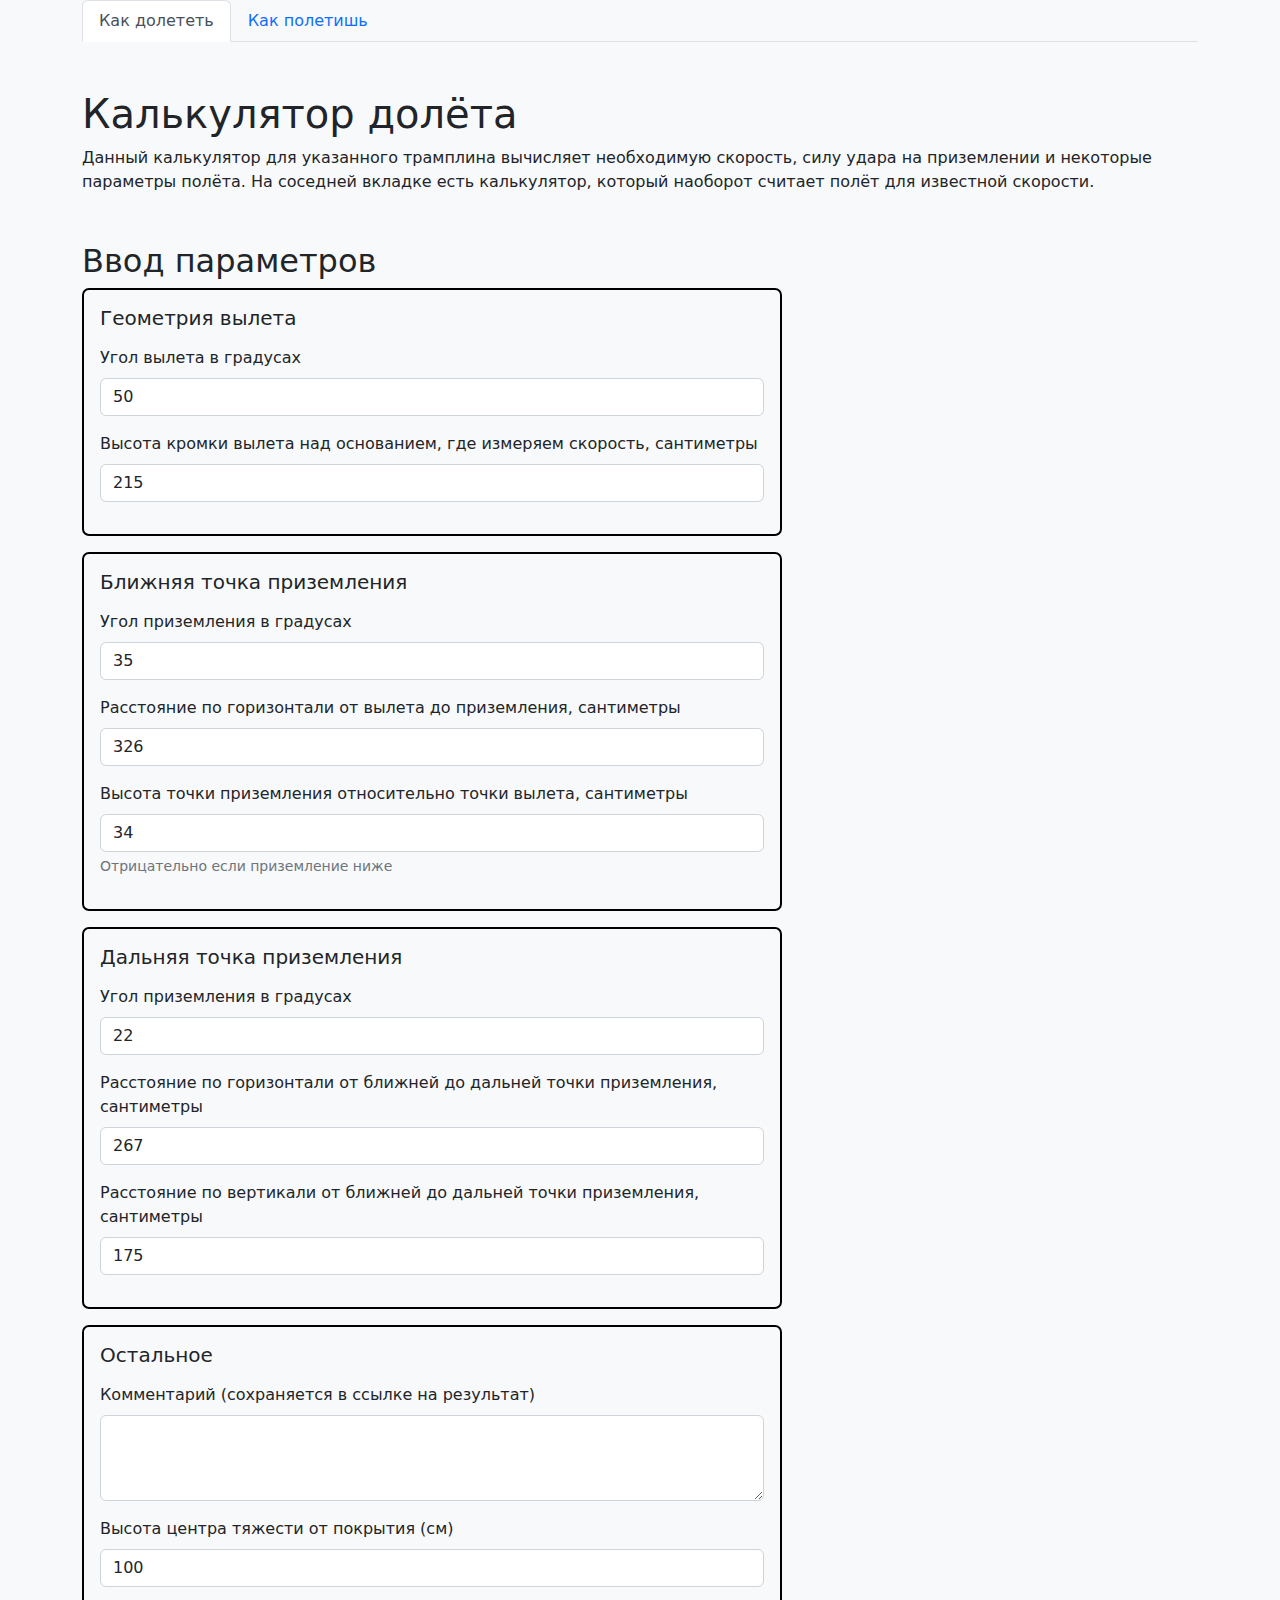
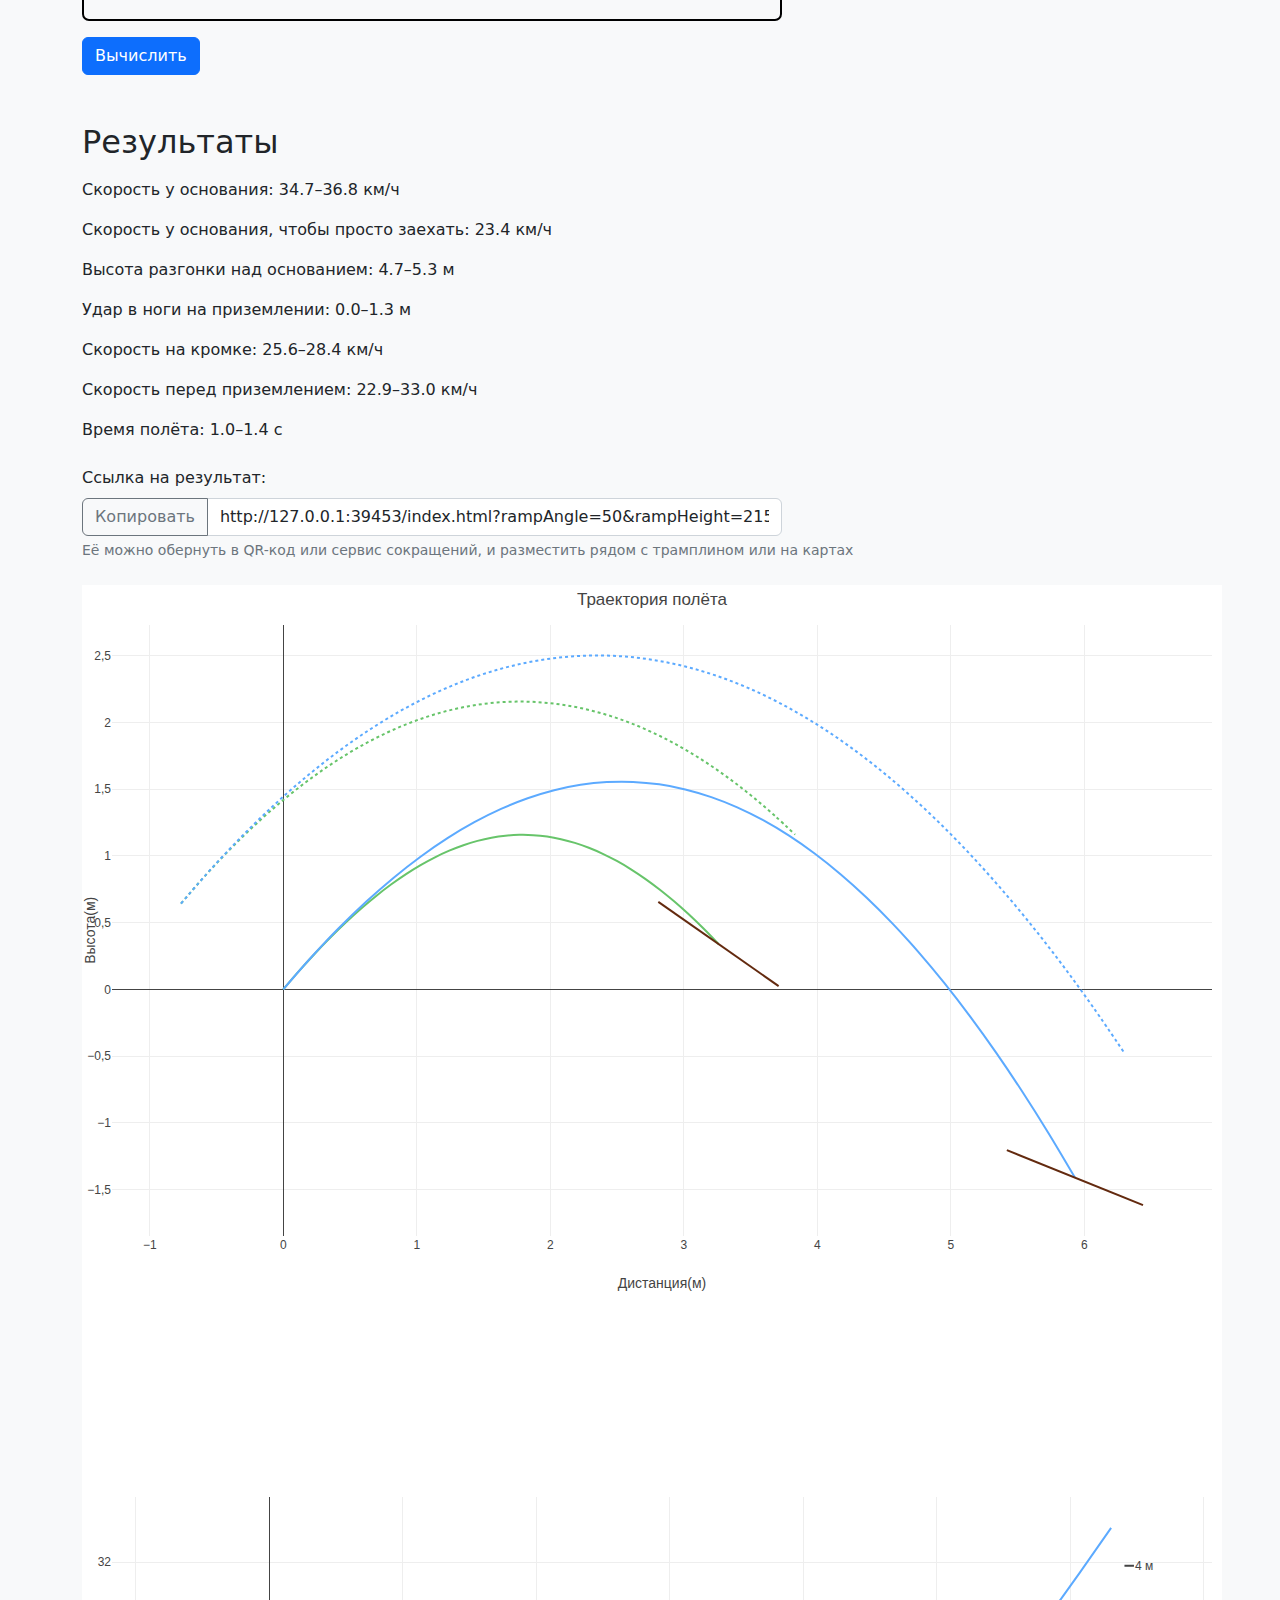
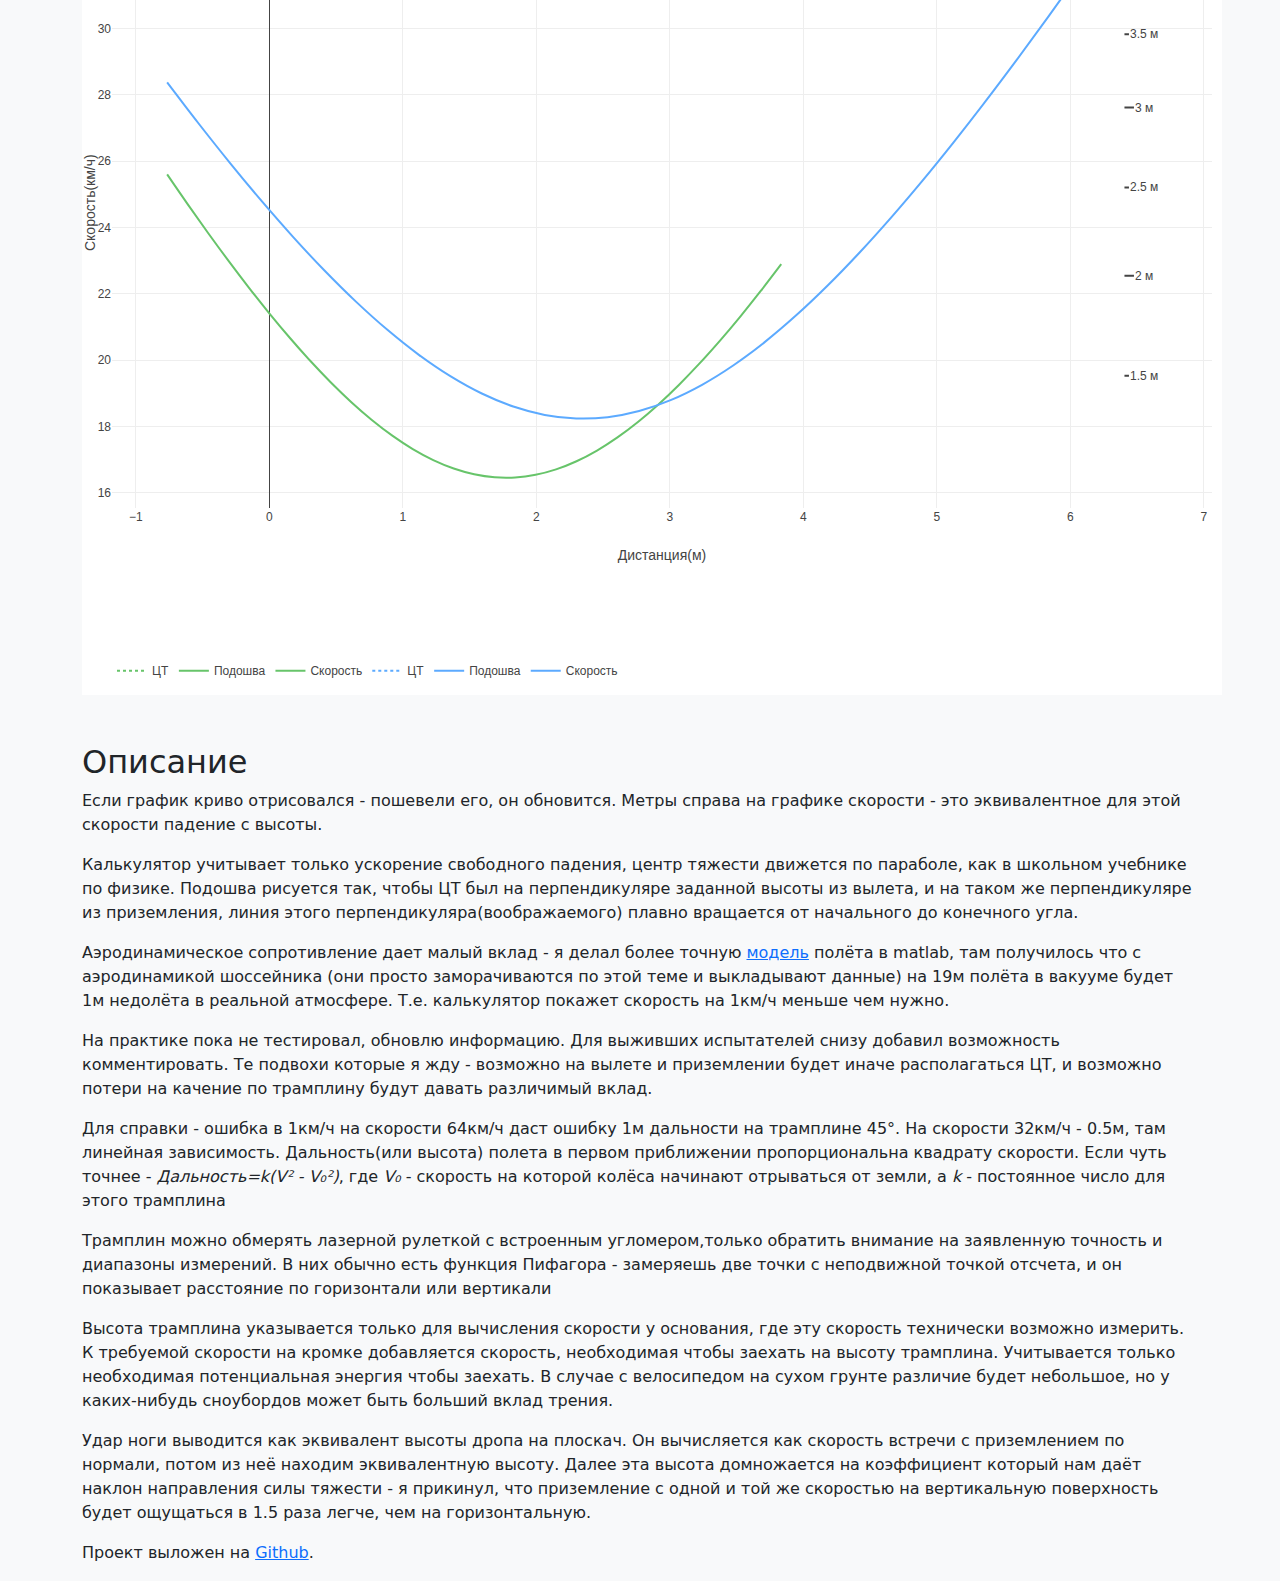
<file: index.html>
<!doctype html>
<html lang="ru">
<head>
    <meta charset="utf-8">
    <meta name="viewport" content="width=device-width, initial-scale=1">
    <title>Калькулятор трамплина</title>
    <link href="css/bootstrap.min.css" rel="stylesheet">
    <link href="css/style.css" rel="stylesheet">
    <script type="text/javascript" src="js/plotly-2.17.0.min.js"></script>
    <script type="text/javascript" src="js/plotly-locale-ru-latest.js"></script>
    <script type="text/javascript" src="js/calculation-functions.js"></script>
    <script type="text/javascript" src="js/interface-functions.js"></script>
    <script type="text/javascript">
        window.addEventListener("orientationchange", function() {
            setTimeout(calculate, 100);
        }, false);

        function firstLoad() {
            processURL();
            calculate();
        }

        function calculate() {
            let rampAngle       = toRadians(input('rampAngle'));
            let rampHeight      = input('rampHeight')/100;
            let landingAngle    = toRadians(input('landingAngle'));
            let landingDistance = input('landingDistance')/100;
            let landingLevel    = input('landingLevel')/100;
            let centerHeight    = input('centerHeight')/100;

            // центр тяжести пролетает чуть больший путь, траекторию ищем для него
            let x = landingDistance + Math.sin(rampAngle)*centerHeight + Math.sin(landingAngle)*centerHeight;
            let y = landingLevel    - Math.cos(rampAngle)*centerHeight + Math.cos(landingAngle)*centerHeight;

            let t = getTime(x,y,rampAngle);
            // Потом из времени скорость
            let V = (x/t)/Math.cos(rampAngle);          // требуемую горизонтальную скорость делим на cos, получаем скорость на кромке

            let footV = addHeight(V,rampHeight);
            let finalSpeed = Math.sqrt( (V*Math.cos(rampAngle))**2 + (V*Math.sin(rampAngle)-G*t)**2 );
            let hit = getHit(V,t,rampAngle,landingAngle);

            // ------------ далее вторая траектория

            let landingAngle2    = toRadians(input('landingAngle2'));
            let landingDistance2 = input('landingDistance2')/100;
            let landingLevel2    = input('landingLevel2')/100;

            // центр тяжести пролетает чуть больший путь, траекторию ищем для него
            let x2 = landingDistance + landingDistance2 + Math.sin(rampAngle)*centerHeight + Math.sin(landingAngle2)*centerHeight;
            let y2 = landingLevel - landingLevel2    - Math.cos(rampAngle)*centerHeight + Math.cos(landingAngle2)*centerHeight;

            let t2 = getTime(x2,y2,rampAngle);
            let V2 = (x2/t2)/Math.cos(rampAngle);          // требуемую горизонтальную скорость делим на cos, получаем скорость на кромке
            let footV2 = addHeight(V2,rampHeight);
            let finalSpeed2 = Math.sqrt( (V2*Math.cos(rampAngle))**2 + (V2*Math.sin(rampAngle)-G*t2)**2 );
            let hit2 = getHit(V2,t2,rampAngle,landingAngle2);

            outputRange('result_base_speed', toKMH(footV), toKMH(footV2), "км/ч");
            outputRange('result_acceleration_ramp_height', speedToHeight(footV), speedToHeight(footV2), "м");
            outputRange('result_speed',  toKMH(V), toKMH(V2), "км/ч");
            output('result_minimal_speed', toKMH(addHeight(0,rampHeight)), "км/ч");
            outputRange('result_hit', hit, hit2, "м");
            outputRange('result_time',  t, t2, "с");
            outputRange('result_final_speed', toKMH(finalSpeed), toKMH(finalSpeed2), "км/ч");

            document.getElementById("link").value = generateLink();

            drawCharts(rampAngle,landingAngle,centerHeight,x,V,V2, x2,landingAngle2);
        }

        function getTime(x,y,rampAngle) {
            let h = x * Math.tan(rampAngle) - y;        // Высота от точки приземления, до точки где мы оказались бы без гравитации
            return Math.sqrt(2*h/G);                    // Время падения с этой высоты, оно же общее время полёта
        }

        function getHit(speed, time, rampAngle, landingAngle) {
            let horizontalSpeed = speed*Math.cos(rampAngle);
            let finalVerticalSpeed = speed*Math.sin(rampAngle) - G*time;
            let finalAngle = Math.atan( finalVerticalSpeed / horizontalSpeed );         //угол полёта в конце
            let finalSpeed = Math.sqrt(horizontalSpeed**2 + finalVerticalSpeed**2);
            let hitSpeed = finalSpeed * Math.sin( -finalAngle - landingAngle);          // скорость по нормали к приземлению
            return (hitSpeed**2/(2*G)) * (2/(3 - Math.cos(landingAngle)))               // вычисляем высоту падения, и корректируем с учетом угла силы тяжести
        }

        // Возвращает траекторию для центра массы с скоростями и временем
        function Trajectory(speed, distance, rampAngle, centerHeight) {
            this.xs = [];
            this.ys = [];
            this.times = [];
            this.speeds = [];
            const steps = 30;

            let x0 = -Math.sin(rampAngle)*centerHeight;
            let y0 = Math.cos(rampAngle)*centerHeight;
            let horizontalSpeed = speed * Math.cos(rampAngle);
            let verticalSpeed0 = speed * Math.sin(rampAngle);

            for(let i = 0; i <= steps; i++){
                let tmpX = (i/steps)*distance;
                this.xs.push( x0 + tmpX);

                let time = tmpX/horizontalSpeed;
                this.times.push(time);

                let yWithoutGravity = y0 + Math.tan(rampAngle)*tmpX;
                this.ys.push( yWithoutGravity - (G/2)*(time**2) );

                let verticalSpeed = verticalSpeed0 - G*(tmpX/horizontalSpeed);
                this.speeds.push( vectorLength(verticalSpeed, horizontalSpeed) );
            }
        }

        function TrajectoryFoot(trajectory, rampAngle, landingAngle, centerHeight) {
            this.xs = [];
            this.ys = [];
            this.times = trajectory.times;
            this.speeds = trajectory.speeds;

            let count = trajectory.xs.length;
            for (let i=0; i<count; i++){
                let currentAngle = rampAngle + (i/(count-1))*(-landingAngle - rampAngle);
                this.xs.push(trajectory.xs[i] + Math.sin(currentAngle)*centerHeight );
                this.ys.push(trajectory.ys[i] - Math.cos(currentAngle)*centerHeight);
            }
        }

        function drawCharts(rampAngle,landingAngle,centerHeight,CMDistance,V,V2, CMDistance2,landingAngle2){
            let tr = new Trajectory(V, CMDistance, rampAngle, centerHeight);
            let trFoot = new TrajectoryFoot(tr, rampAngle, landingAngle, centerHeight)


            let lines = [];

            let colorMin = 'rgb(103, 196, 106)';
            lines.push( lineCenterGravity(tr, colorMin) );
            lines.push( lineFoot(trFoot, colorMin) );
            lines.push( landingLine(trFoot.xs.at(-1), trFoot.ys.at(-1), landingAngle) );
            lines.push( lineSpeed(tr, colorMin) )

            let tr2 = new Trajectory(V2, CMDistance2, rampAngle, centerHeight);
            let trFoot2 = new TrajectoryFoot(tr2, rampAngle, landingAngle2, centerHeight)

            let colorMax = 'rgb(92, 170, 255)';
            lines.push( lineCenterGravity(tr2,colorMax) );
            lines.push( lineFoot(trFoot2, colorMax) );
            lines.push( landingLine(trFoot2.xs.at(-1), trFoot2.ys.at(-1), landingAngle2) );
            lines.push( lineSpeed(tr2, colorMax) )

            let minV = Math.min.apply(null, tr.speeds);
            let maxV = Math.max.apply(null, tr2.speeds);
            let xMax = Math.max.apply(null, tr2.xs);
            let annotations = getAnnotations(minV, maxV, xMax);

            let width   = document.getElementById('mainContainer').scrollWidth;
            let layout  = getLayout(width, annotations);

            let config = {
                scrollZoom: true,
                locale: 'ru',
                displaylogo: false,
                responsive: true,
            }

            Plotly.newPlot("chart", lines, layout ,config);
        }

        function lineSpeed(trajectory,color) {
            return {
                x: trajectory.xs,
                y: trajectory.speeds.map(toKMH),
                mode: 'lines',
                name: 'Скорость',
                line: {
                    shape: 'spline',
                    dash: 'lines',
                    color: color,
                    width: 2,
                },
                yaxis: 'y2',
                xaxis: 'x2',
                hovertemplate:  "<b>Скорость</b><br>" +
                                "Скорость: %{y:.2f} км/ч<br>" +
                                "Дальность: %{x:.2f} м<br>" +
                                "Время: %{text} с<extra></extra>",
                text: trajectory.times.map((num) => round(num,2)),
            };
        }

        function lineCenterGravity(trajectory, color) {
            return {
                x: trajectory.xs,
                y: trajectory.ys,
                mode: 'lines',
                name: 'ЦТ',
                line: {
                    shape: 'spline',
                    dash: 'dot',
                    color: color,
                    width: 2,
                },
                hovertemplate:  "<b>ЦТ</b><br>" +
                                "Дальность: %{x:.2f} м<br>" +
                                "Высота: %{y:.2f} м<br>" +
                                "Время: %{text} с<extra></extra>",
                text: trajectory.times.map((num) => round(num,2)),
            };
        }

        function lineFoot(trajectory, color) {
            return {
                x: trajectory.xs,
                y: trajectory.ys,
                name: 'Подошва',
                mode: 'lines',
                line: {
                    shape: 'spline',
                    color: color,
                },
                hovertemplate:  "<b>Подошва</b><br>" +
                                "Дальность: %{x:.2f} м<br>" +
                                "Высота: %{y:.2f} м<br>" +
                                "Время: %{text} с<extra></extra>",
                text: trajectory.times.map((num) => round(num,2)),
            };
        }

        function landingLine(x, y, angle) {
            let len = 0.55;
            return {
                x: [x - Math.cos(angle)*len,  x,  x + Math.cos(angle)*len],
                y: [y + Math.sin(angle)*len,  y,  y - Math.sin(angle)*len],
                mode: 'lines',
                name: 'Приземление',
                showlegend: false,
                line: {
                    color: 'rgb(99, 42, 15)',
                },
            };
        }

        // Функция рисует на графике метки с секундами и эквивалентной высотой
        function getAnnotations( minV, maxV, xMax){
            let annotations = [];

            let annoX   = xMax + 0.1;                                    // надписи с метрами
            let H       = Math.ceil(minV**2/(2*G)*2)/2;
            while(Math.sqrt(2*G*H) <= maxV) {
                annotations.push({
                    x: annoX,
                    y: Math.sqrt(2*G*H) * 3.6,
                    xref: 'x2',
                    yref: 'y2',
                    text: H + ' м',
                    showarrow: true,
                    arrowhead: 0,
                    ax: 20,
                    ay: 0
                });

                H += 0.5;
            }

            return annotations;
        }

        // Почти все настройки графика здесь - оси/легенды/заголовки и тд
        function getLayout(width, annotations){
            return {
                grid: {rows: 2, columns: 1, pattern: 'independent'},
                title:"Траектория полёта",
                width: width,
                height: 1.5 * width,
                xaxis: {
                    title: {
                        text: "Дистанция(м)",
                        font: {
                            size: 14,
                        },
                    },
                },
                yaxis: {
                    scaleanchor: "x",
                    scaleratio: 1,
                    title: {
                        text: "Высота(м)",
                        font: {
                            size: 14,
                        },
                    },
                },
                xaxis2: {
                    scaleanchor: "x",
                    title: {
                        text: "Дистанция(м)",
                        font: {
                            size: 14,
                        },
                    },
                },
                yaxis2: {
                    title: {
                        text: "Скорость(км/ч)",
                        font: {
                            size: 14,
                        },
                    },
                },
                dragmode: "pan",
                legend: {"orientation": "h"},
                margin: {
                    'l': 30,
                    'r': 10,
                    't': 40,
                    'b': 20,
                },

                annotations: annotations,
            };
        }
    </script>

    <script type="text/javascript" src="https://vk.com/js/api/openapi.js?169"></script>
    <script type="text/javascript">
        VK.init({apiId: 51521172, onlyWidgets: true});
    </script>

    <!-- Yandex.Metrika counter -->
    <script type="text/javascript" >
        (function(m,e,t,r,i,k,a){m[i]=m[i]||function(){(m[i].a=m[i].a||[]).push(arguments)};
            m[i].l=1*new Date();
            for (var j = 0; j < document.scripts.length; j++) {if (document.scripts[j].src === r) { return; }}
            k=e.createElement(t),a=e.getElementsByTagName(t)[0],k.async=1,k.src=r,a.parentNode.insertBefore(k,a)})
        (window, document, "script", "https://mc.yandex.ru/metrika/tag.js", "ym");

        ym(91957766, "init", {
            clickmap:true,
            trackLinks:true,
            accurateTrackBounce:true,
            webvisor:true
        });
    </script>
    <noscript><div><img src="https://mc.yandex.ru/watch/91957766" style="position:absolute; left:-9999px;" alt="" /></div></noscript>
    <!-- /Yandex.Metrika counter -->
</head>
<body class="bg-light" onload="firstLoad()">
<div class="container-sm" id="mainContainer">

    <ul class="nav nav-tabs">
        <li class="nav-item">
            <a class="nav-link active" aria-current="page" href="/index.html">Как долететь</a>
        </li>
        <li class="nav-item">
            <a class="nav-link" href="/details.html">Как полетишь</a>
        </li>
    </ul>

    <h1 class="mt-5">Калькулятор долёта</h1>
    <p>Данный калькулятор для указанного трамплина вычисляет необходимую скорость, силу удара на приземлении и некоторые
    параметры полёта. На соседней вкладке есть калькулятор, который наоборот считает полёт для известной скорости.</p>
    <h2 class="mt-5">Ввод параметров</h2>
    <form>

        <div class="block">
            <h5 class="mb-3">Геометрия вылета</h5>
            <div class="mb-3">
                <label for="rampAngle" class="form-label">Угол вылета в градусах</label>
                <input type="number" class="form-control" id="rampAngle" value="50">
            </div>
            <div class="mb-3">
                <label for="rampHeight" class="form-label">Высота кромки вылета над основанием, где измеряем скорость, сантиметры</label>
                <input type="number" class="form-control" id="rampHeight" value="215">
            </div>
        </div>

        <div class="block">
            <h5 class="mb-3">Ближняя точка приземления</h5>
            <div class="mb-3">
                <label for="landingAngle" class="form-label">Угол приземления в градусах</label>
                <input type="number" class="form-control" id="landingAngle" value="35">
            </div>
            <div class="mb-3">
                <label for="landingDistance" class="form-label">Расстояние по горизонтали от вылета до приземления, сантиметры</label>
                <input type="number" class="form-control" id="landingDistance" value="326">
            </div>
            <div class="mb-3">
                <label for="landingLevel" class="form-label">Высота точки приземления относительно точки вылета, сантиметры</label>
                <input type="number" class="form-control" id="landingLevel" value="34">
                <div class="form-text">Отрицательно если приземление ниже</div>
            </div>
        </div>

        <div class="block">
            <h5 class="mb-3">Дальняя точка приземления</h5>
            <div class="mb-3">
                <label for="landingAngle2" class="form-label">Угол приземления в градусах</label>
                <input type="number" class="form-control" id="landingAngle2" value="22">
            </div>
            <div class="mb-3">
                <label for="landingDistance2" class="form-label">Расстояние по горизонтали от ближней до дальней точки приземления, сантиметры</label>
                <input type="number" class="form-control" id="landingDistance2" value="267">
            </div>
            <div class="mb-3">
                <label for="landingLevel2" class="form-label">Расстояние по вертикали от ближней до дальней точки приземления, сантиметры</label>
                <input type="number" class="form-control" id="landingLevel2" value="175">
            </div>
        </div>

        <div class="block">
            <h5 class="mb-3">Остальное</h5>
            <div class="mb-3">
                <label for="comment" class="form-label">Комментарий (сохраняется в ссылке на результат)</label>
                <textarea class="form-control" id="comment" rows="3"></textarea>
            </div>

            <div class="mb-3">
                <label for="centerHeight" class="form-label">Высота центра тяжести от покрытия (см)</label>
                <input type="number" class="form-control" id="centerHeight" value="100">
            </div>
        </div>

        <button type="button" class="btn btn-primary" onclick="calculate();">Вычислить</button>
    </form>

    <h2 class="mt-5">Результаты</h2>

    <div class="mt-3"> Скорость у основания: <span id="result_base_speed"></span></div>
    <div class="mt-3"> Скорость у основания, чтобы просто заехать: <span id="result_minimal_speed"></span></div>
    <div class="mt-3"> Высота разгонки над основанием: <span id="result_acceleration_ramp_height"></span></div>
    <div class="mt-3"> Удар в ноги на приземлении: <span id="result_hit"></span></div>
    <div class="mt-3"> Скорость на кромке: <span id="result_speed"></span></div>
    <div class="mt-3"> Скорость перед приземлением: <span id="result_final_speed"></span></div>
    <div class="mt-3 mb-3"> Время полёта: <span id="result_time"></span></div>
    <div class="mb-4 mt-4">
        <label for="link" class="form-label">Ссылка на результат:</label>
        <div class="input-group" style="max-width: 700px;">
            <button class="btn btn-outline-secondary" type="button" onclick="copyInput('link')">Копировать</button>
            <input type="text" class="form-control" id="link">
        </div>
        <div class="form-text">Её можно обернуть в QR-код или сервис сокращений, и разместить рядом с трамплином или на картах</div>
    </div>

    <div id="chart" class="mb-5 mt-4"></div>

    <h2 class="mt-5">Описание</h2>
    <p>Если график криво отрисовался - пошевели его, он обновится. Метры справа на графике скорости - это эквивалентное
        для этой скорости падение с высоты.</p>

    <p>Калькулятор учитывает только ускорение свободного падения, центр тяжести движется по параболе, как в школьном
    учебнике по физике. Подошва рисуется так, чтобы ЦТ был на перпендикуляре заданной высоты из вылета, и на таком же
    перпендикуляре из приземления, линия этого перпендикуляра(воображаемого) плавно вращается от начального до конечного
    угла.</p>

    <p>Аэродинамическое сопротивление дает малый вклад - я делал более точную
    <a href="https://github.com/notdest/jump-trajectory" target="_blank">модель</a> полёта в matlab, там получилось что
    с аэродинамикой шоссейника (они просто заморачиваются по этой теме и выкладывают данные) на 19м полёта в вакууме будет
    1м недолёта в реальной атмосфере. Т.е. калькулятор покажет скорость на 1км/ч меньше чем нужно.</p>

    <p>На практике пока не тестировал, обновлю информацию. Для выживших испытателей снизу добавил возможность комментировать.
    Те подвохи которые я жду - возможно на вылете и приземлении будет иначе располагаться ЦТ, и возможно потери на качение
    по трамплину будут давать различимый вклад.</p>

    <p>Для справки - ошибка в 1км/ч на скорости 64км/ч даст ошибку 1м дальности на трамплине 45°. На скорости 32км/ч -
    0.5м, там линейная зависимость. Дальность(или высота) полета в первом приближении пропорциональна квадрату скорости.
    Если чуть точнее - <i>Дальность=k(V² - V₀²)</i>, где <i>V₀</i> - скорость на которой колёса начинают отрываться от
    земли, а <i>k</i> - постоянное число для этого трамплина</p>

    <p>Трамплин можно обмерять лазерной рулеткой с встроенным угломером,только обратить внимание на заявленную
    точность и диапазоны измерений. В них обычно есть функция Пифагора - замеряешь две точки с неподвижной точкой отсчета,
    и он показывает расстояние по горизонтали или вертикали</p>

    <p>Высота трамплина указывается только для вычисления скорости у основания, где эту скорость технически возможно измерить.
    К требуемой скорости на кромке добавляется скорость, необходимая чтобы заехать на высоту трамплина. Учитывается
    только необходимая потенциальная энергия чтобы заехать. В случае с велосипедом на сухом грунте различие будет
    небольшое, но у каких-нибудь сноубордов может быть больший вклад трения.</p>

    <p>Удар ноги выводится как эквивалент высоты дропа на плоскач. Он вычисляется как скорость встречи с приземлением
    по нормали, потом из неё находим эквивалентную высоту. Далее эта высота домножается на коэффициент который нам даёт
    наклон направления силы тяжести - я прикинул, что приземление с одной и той же скоростью на вертикальную поверхность
    будет ощущаться в 1.5 раза легче, чем на горизонтальную.</p>

    <p>Проект выложен на <a href="https://github.com/notdest/notdest.github.io" target="_blank">Github</a>.</p>

    <div id="vk_comments"></div>
    <script type="text/javascript">
        VK.Widgets.Comments("vk_comments", {limit: 50, attach: "*"});
    </script>

</div>
<script src="js/bootstrap.bundle.min.js"></script>
</body>
</html>
</file>
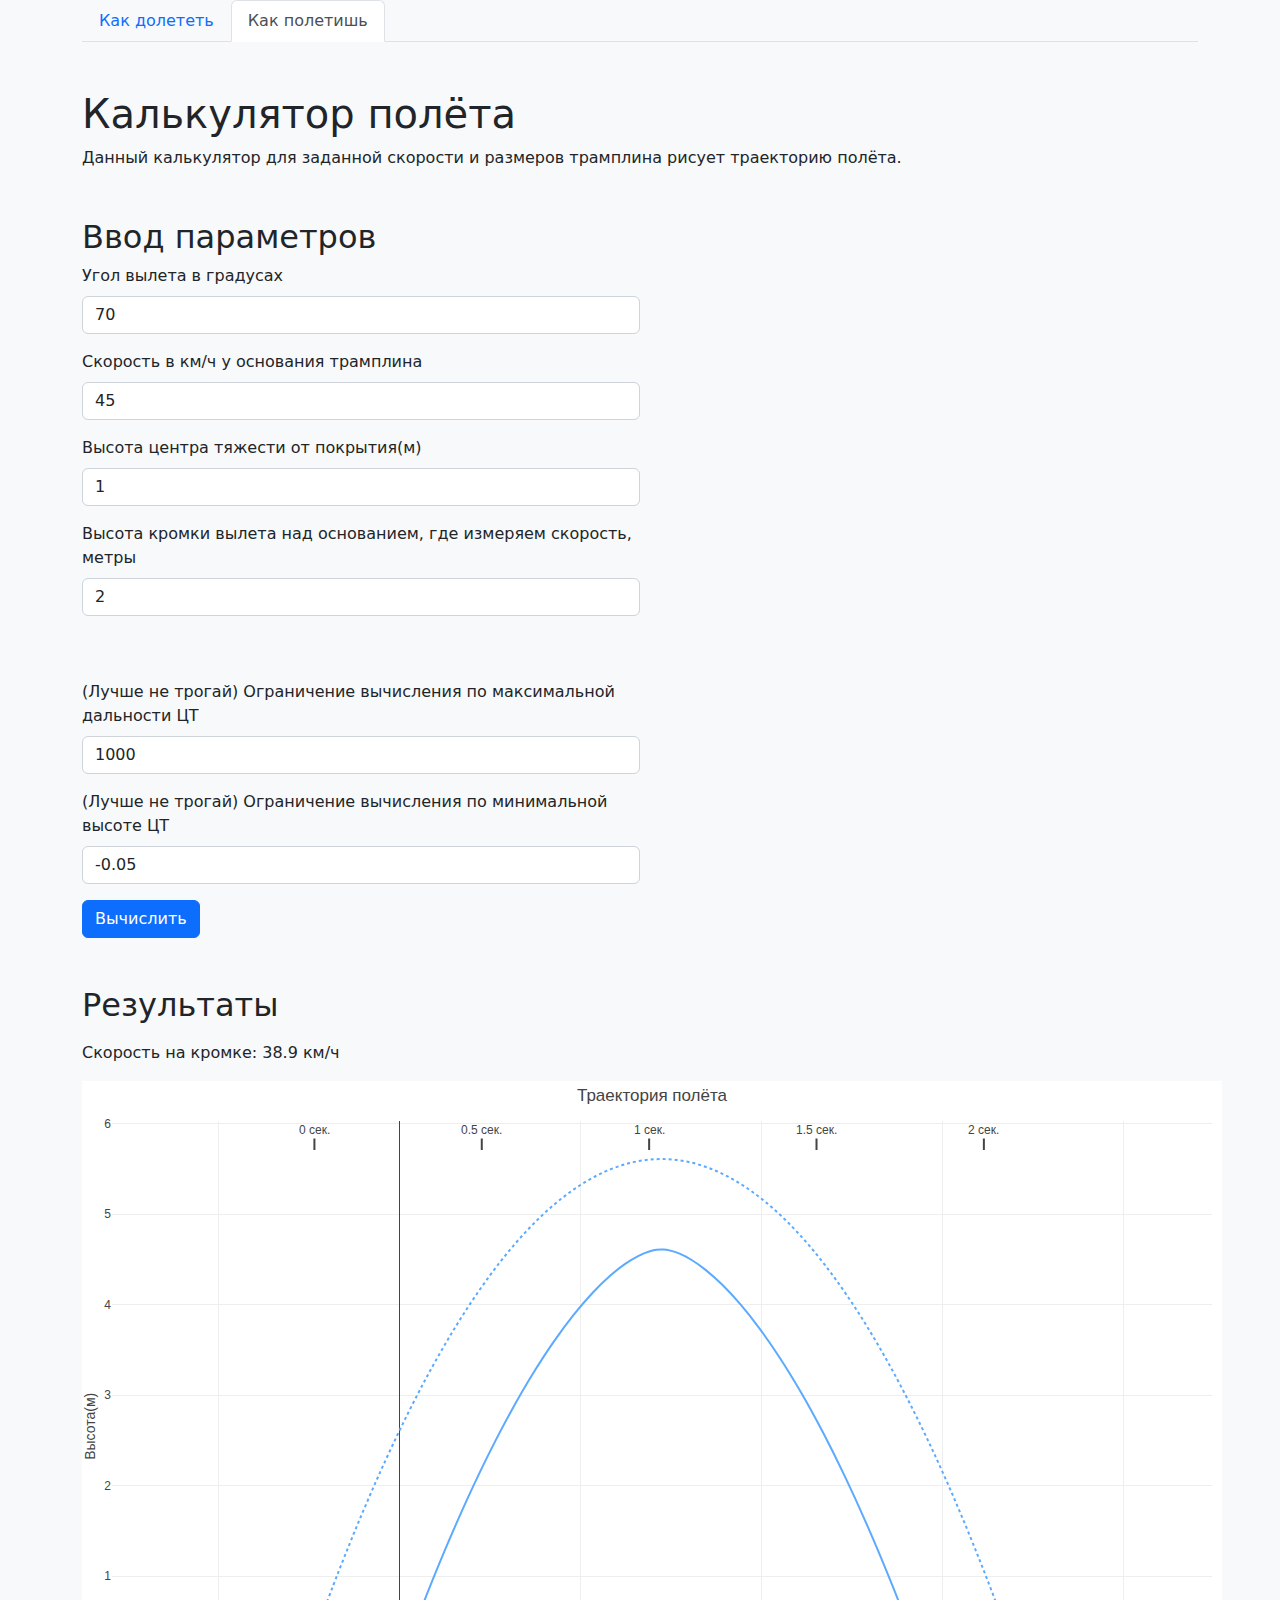
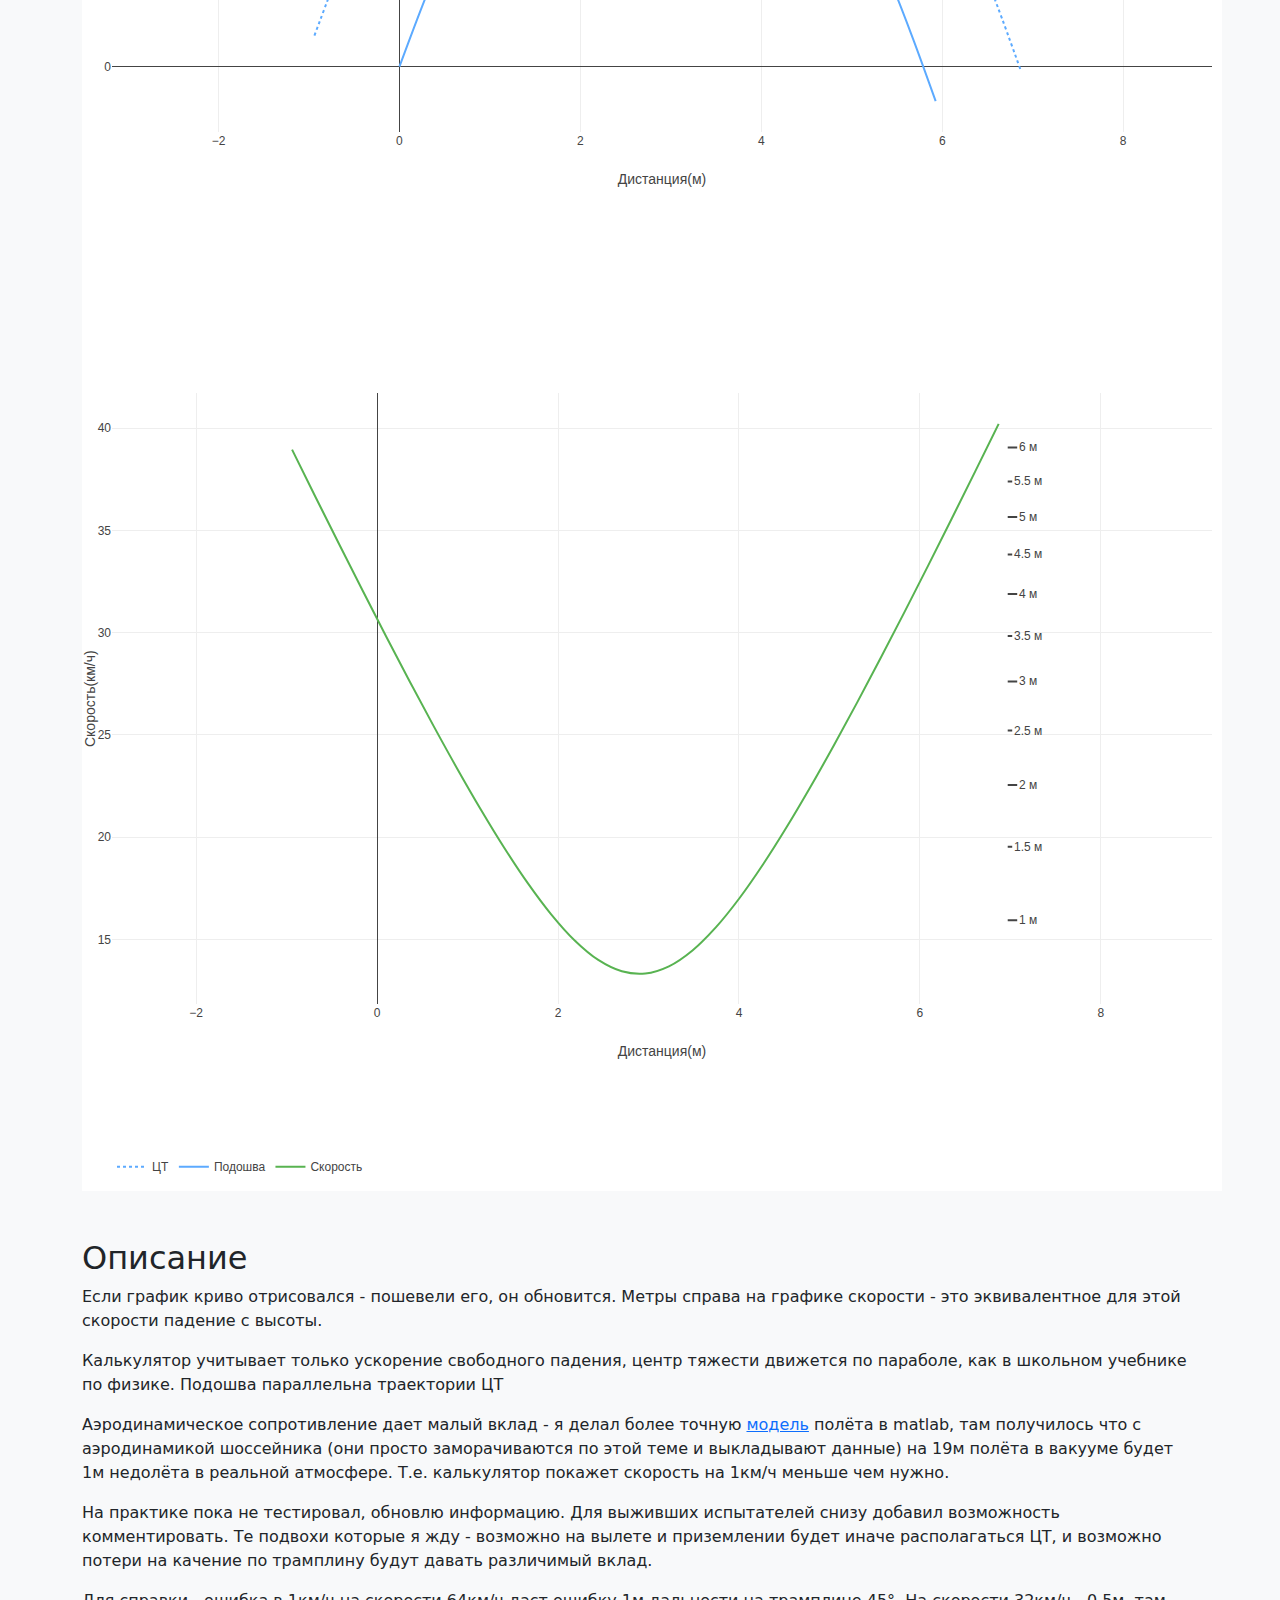
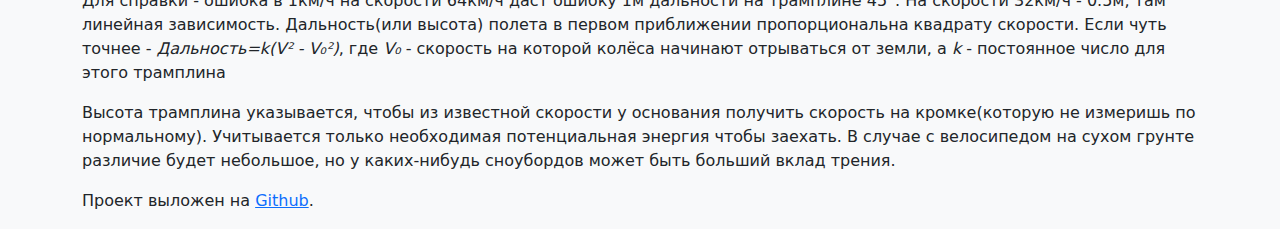
<file: details.html>
<!doctype html>
<html lang="ru">
<head>
    <meta charset="utf-8">
    <meta name="viewport" content="width=device-width, initial-scale=1">
    <title>Калькулятор трамплина</title>
    <link href="css/bootstrap.min.css" rel="stylesheet">
    <script type="text/javascript" src="js/plotly-2.17.0.min.js"></script>
    <script type="text/javascript" src="js/plotly-locale-ru-latest.js"></script>
    <script type="text/javascript" src="js/calculation-functions.js"></script>
    <script type="text/javascript" src="js/interface-functions.js"></script>
    <script type="text/javascript">
        window.addEventListener("orientationchange", function() {
            setTimeout(calculate, 100);
        }, false);


        function calculate() {
            let rampAngle       = input('rampAngle');
            let speed           = input('speed');
            let centerHeight    = input('centerHeight');
            let rampHeight      = input('rampHeight');

            let lastX           = input('lastX');
            let lastY           = input('lastY');

            rampAngle   = toRadians(rampAngle);

            speed       = speed/3.6;
            speed       = Math.sqrt(speed**2 - 2*G*rampHeight);                     // Падение скорости на трамплине

            let Vhor    = speed * Math.cos(rampAngle);                              // тут смотрим пределы через время
            let t1      = (Math.sin(rampAngle)*centerHeight + lastX)/Vhor;
            let Vvert0  = speed * Math.sin(rampAngle);
            let Hfull   = Math.cos(rampAngle)*centerHeight + Vvert0**2/(2*G) - lastY;
            let t2      = Vvert0/G + Math.sqrt(2*Hfull/G);
            let tres    = Math.min(t1,t2)

            output('result_v', speed*3.6, "км/ч");

            drawCharts(rampAngle,centerHeight,tres*Vhor,speed);
        }

        function drawCharts(rampAngle,centerHeight,CMDistance,V){
            let steps   = 30;
            let xs = [], ys = [], ts = [], xsFoot = [], ysFoot = [], speeds = [], tmpX, curAngle, Vvert,tmpV;

            let Vhor    = V * Math.cos(rampAngle);                              // Горизонтальная и начальная вертикальная скорость
            let Vvert0  = V * Math.sin(rampAngle);
            let minV    = V;
            let maxV    = Vhor;

            for(let i = 0; i <= steps; i++){
                tmpX        = (i/steps)*CMDistance;
                xs.push( -Math.sin(rampAngle)*centerHeight + tmpX);
                ys.push(Math.tan(rampAngle)*tmpX - (G/2)*((tmpX**2)/((V*Math.cos(rampAngle))**2)) + Math.cos(rampAngle)*centerHeight);
                ts.push(Math.round(tmpX/Vhor*100)/100);

                Vvert   = Vvert0 - G*(tmpX/Vhor);
                tmpV    = Math.sqrt(Vhor**2 + Vvert**2);
                speeds.push(tmpV*3.6 );
                minV    = Math.min( minV,tmpV);
                maxV    = Math.max( maxV,tmpV);

                curAngle    = Math.atan(Vvert/Vhor) ;
                xsFoot.push(xs.at(-1) + Math.sin(curAngle)*centerHeight);
                ysFoot.push(ys.at(-1) - Math.cos(curAngle)*centerHeight)
            }

            let annotations = getAnnotations(rampAngle, centerHeight, Vvert0, Vhor, minV, maxV, CMDistance);

            let trajectoryCG = {
                x: xs,
                y: ys,
                mode: 'lines',
                name: 'ЦТ',
                line: {
                    shape: 'spline',
                    dash: 'dot',
                    color: 'rgb(92, 170, 255)',
                    width: 2,
                },
                hovertemplate:  "<b>ЦТ</b><br>" +
                                "Дальность: %{x:.2f} м<br>" +
                                "Высота: %{y:.2f} м<br>" +
                                "Время: %{text} с<extra></extra>",
                text: ts,
            };

            let trajectoryFoot = {
                x: xsFoot,
                y: ysFoot,
                name: 'Подошва',
                mode: 'lines',
                line: {
                    shape: 'spline',
                    color: 'rgb(92, 170, 255)',
                },
                hovertemplate:  "<b>Подошва</b><br>" +
                                "Дальность: %{x:.2f} м<br>" +
                                "Высота: %{y:.2f} м<br>" +
                                "Время: %{text} с<extra></extra>",
                text: ts,
            };

            let speed = {
                x: xs,
                y: speeds,
                mode: 'lines',
                name: 'Скорость',
                line: {
                    shape: 'spline',
                    dash: 'lines',
                    color: 'rgb(88, 179, 81)',
                    width: 2,
                },
                yaxis: 'y2',
                xaxis: 'x2',
                hovertemplate:  "<b>Скорость</b><br>" +
                                "Скорость: %{y:.2f} км/ч<br>" +
                                "Дальность: %{x:.2f} м<br>" +
                                "Время: %{text} с<extra></extra>",
                text: ts,
            };

            let width   = document.getElementById('mainContainer').scrollWidth;
            let layout  = getLayout(width, annotations);

            let config = {
                scrollZoom: true,
                locale: 'ru',
                displaylogo: false,
                responsive: true,
            }

            Plotly.newPlot("chart", [trajectoryCG, trajectoryFoot, speed], layout ,config);
        }

        // Функция рисует на графике метки с секундами и эквивалентной высотой
        function getAnnotations(rampAngle, centerHeight, Vvert0, Vhor, minV, maxV, CMDistance){
            let annotations = [];
            let curT        = 0;
            let annoY       = Math.cos(rampAngle)*centerHeight + Vvert0**2/(2*G) + 0.1;
            let X0          = -Math.sin(rampAngle)*centerHeight;
            do{                                                                     // надписи с секундами
                annotations.push({
                    x: X0 + curT*Vhor ,
                    y: annoY,
                    xref: 'x',
                    yref: 'y',
                    text: curT + ' сек.',
                    showarrow: true,
                    arrowhead: 0,
                    ax: 0,
                    ay: -20
                });
                curT += 0.5;
            }while(curT*Vhor <= CMDistance)

            let annoX   = CMDistance + X0 + 0.1;                                    // надписи с метрами
            let H       = Math.ceil(minV**2/(2*G)*2)/2;
            while(Math.sqrt(2*G*H) <= maxV) {
                annotations.push({
                    x: annoX,
                    y: Math.sqrt(2*G*H) * 3.6,
                    xref: 'x2',
                    yref: 'y2',
                    text: H + ' м',
                    showarrow: true,
                    arrowhead: 0,
                    ax: 20,
                    ay: 0
                });

                H += 0.5;
            }

            return annotations;
        }

        // Почти все настройки графика здесь - оси/легенды/заголовки и тд
        function getLayout(width, annotations){
            return {
                grid: {rows: 2, columns: 1, pattern: 'independent'},
                title:"Траектория полёта",
                width: width,
                height: 1.5 * width,
                xaxis: {
                    title: {
                        text: "Дистанция(м)",
                        font: {
                            size: 14,
                        },
                    },
                },
                yaxis: {
                    scaleanchor: "x",
                    scaleratio: 1,
                    title: {
                        text: "Высота(м)",
                        font: {
                            size: 14,
                        },
                    },
                },
                xaxis2: {
                    scaleanchor: "x",
                    title: {
                        text: "Дистанция(м)",
                        font: {
                            size: 14,
                        },
                    },
                },
                yaxis2: {
                    title: {
                        text: "Скорость(км/ч)",
                        font: {
                            size: 14,
                        },
                    },
                },
                dragmode: "pan",
                legend: {"orientation": "h"},
                margin: {
                    'l': 30,
                    'r': 10,
                    't': 40,
                    'b': 20,
                },

                annotations: annotations,
            };
        }
    </script>

    <script type="text/javascript" src="https://vk.com/js/api/openapi.js?169"></script>
    <script type="text/javascript">
        VK.init({apiId: 51521172, onlyWidgets: true});
    </script>

    <!-- Yandex.Metrika counter -->
    <script type="text/javascript" >
        (function(m,e,t,r,i,k,a){m[i]=m[i]||function(){(m[i].a=m[i].a||[]).push(arguments)};
            m[i].l=1*new Date();
            for (var j = 0; j < document.scripts.length; j++) {if (document.scripts[j].src === r) { return; }}
            k=e.createElement(t),a=e.getElementsByTagName(t)[0],k.async=1,k.src=r,a.parentNode.insertBefore(k,a)})
        (window, document, "script", "https://mc.yandex.ru/metrika/tag.js", "ym");

        ym(91957766, "init", {
            clickmap:true,
            trackLinks:true,
            accurateTrackBounce:true,
            webvisor:true
        });
    </script>
    <noscript><div><img src="https://mc.yandex.ru/watch/91957766" style="position:absolute; left:-9999px;" alt="" /></div></noscript>
    <!-- /Yandex.Metrika counter -->
</head>
<body class="bg-light" onload="calculate()">
<div class="container-sm" id="mainContainer">

    <ul class="nav nav-tabs">
        <li class="nav-item">
            <a class="nav-link" href="/index.html">Как долететь</a>
        </li>
        <li class="nav-item">
            <a class="nav-link active" aria-current="page" href="/details.html">Как полетишь</a>
        </li>
    </ul>

    <h1 class="mt-5">Калькулятор полёта</h1>
    <p>Данный калькулятор для заданной скорости и размеров трамплина рисует траекторию полёта.</p>
    <h2 class="mt-5">Ввод параметров</h2>
    <form>
        <div class="mb-3 col-md-9 col-lg-8 col-xl-6">
            <label for="rampAngle" class="form-label">Угол вылета в градусах</label>
            <input type="number" class="form-control" id="rampAngle" value="70">
        </div>
        <div class="mb-3 col-md-9 col-lg-8 col-xl-6">
            <label for="speed" class="form-label">Скорость в км/ч у основания трамплина</label>
            <input type="number" class="form-control" id="speed" value="45">
        </div>
        <div class="mb-3 col-md-9 col-lg-8 col-xl-6">
            <label for="centerHeight" class="form-label">Высота центра тяжести от покрытия(м)</label>
            <input type="number" class="form-control" id="centerHeight" value="1">
        </div>
        <div class="mb-3 col-md-9 col-lg-8 col-xl-6">
            <label for="rampHeight" class="form-label">Высота кромки вылета над основанием, где измеряем скорость, метры</label>
            <input type="number" class="form-control" id="rampHeight" value="2">
        </div>

        <br><br>
        <div class="mb-3 col-md-9 col-lg-8 col-xl-6">
            <label for="lastX" class="form-label">(Лучше не трогай) Ограничение вычисления по максимальной дальности ЦТ</label>
            <input type="number" class="form-control" id="lastX" value="1000">
        </div>
        <div class="mb-3 col-md-9 col-lg-8 col-xl-6">
            <label for="lastY" class="form-label">(Лучше не трогай) Ограничение вычисления по минимальной высоте ЦТ</label>
            <input type="number" class="form-control" id="lastY" value="-0.05">
        </div>
        <button type="button" class="btn btn-primary" onclick="calculate();">Вычислить</button>
    </form>

    <h2 class="mt-5">Результаты</h2>

    <div class="mt-3 mb-3"> Скорость на кромке: <span id="result_v"></span></div>

    <div id="chart" class="mb-5"></div>

    <h2 class="mt-4">Описание</h2>
    <p>Если график криво отрисовался - пошевели его, он обновится. Метры справа на графике скорости - это эквивалентное
        для этой скорости падение с высоты.</p>

    <p>Калькулятор учитывает только ускорение свободного падения, центр тяжести движется по параболе, как в школьном
    учебнике по физике. Подошва параллельна траектории ЦТ</p>

    <p>Аэродинамическое сопротивление дает малый вклад - я делал более точную
    <a href="https://github.com/notdest/jump-trajectory" target="_blank">модель</a> полёта в matlab, там получилось что
    с аэродинамикой шоссейника (они просто заморачиваются по этой теме и выкладывают данные) на 19м полёта в вакууме будет
    1м недолёта в реальной атмосфере. Т.е. калькулятор покажет скорость на 1км/ч меньше чем нужно.</p>

    <p>На практике пока не тестировал, обновлю информацию. Для выживших испытателей снизу добавил возможность комментировать.
    Те подвохи которые я жду - возможно на вылете и приземлении будет иначе располагаться ЦТ, и возможно потери на качение
    по трамплину будут давать различимый вклад.</p>

    <p>Для справки - ошибка в 1км/ч на скорости 64км/ч даст ошибку 1м дальности на трамплине 45°. На скорости 32км/ч -
    0.5м, там линейная зависимость. Дальность(или высота) полета в первом приближении пропорциональна квадрату скорости.
    Если чуть точнее - <i>Дальность=k(V² - V₀²)</i>, где <i>V₀</i> - скорость на которой колёса начинают отрываться от
    земли, а <i>k</i> - постоянное число для этого трамплина</p>

    <p>Высота трамплина указывается, чтобы из известной скорости у основания получить скорость на кромке(которую не
    измеришь по нормальному). Учитывается только необходимая потенциальная энергия чтобы заехать. В случае с велосипедом
    на сухом грунте различие будет небольшое, но у каких-нибудь сноубордов может быть больший вклад трения.</p>

    <p>Проект выложен на <a href="https://github.com/notdest/notdest.github.io" target="_blank">Github</a>.</p>

    <div id="vk_comments"></div>
    <script type="text/javascript">
        VK.Widgets.Comments("vk_comments", {limit: 50, attach: "*"});
    </script>

</div>
<script src="js/bootstrap.bundle.min.js"></script>
</body>
</html>
</file>
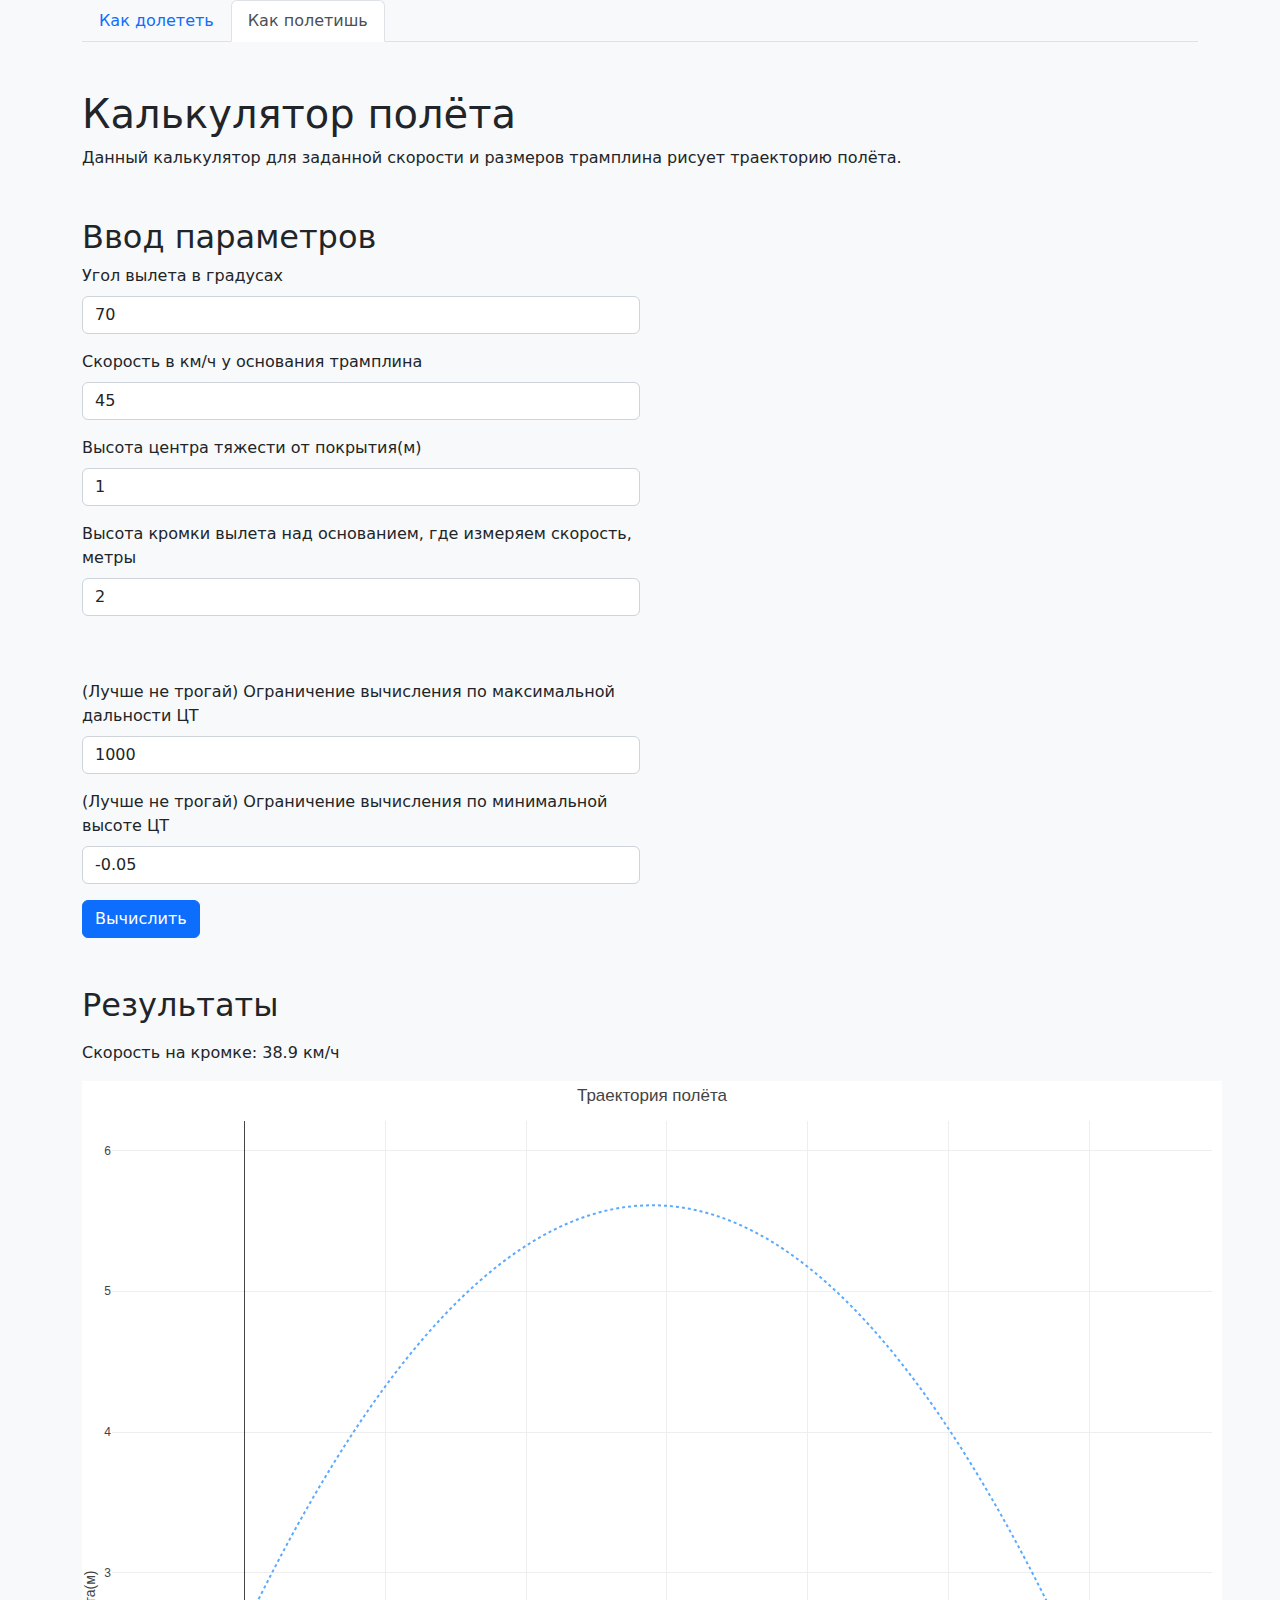
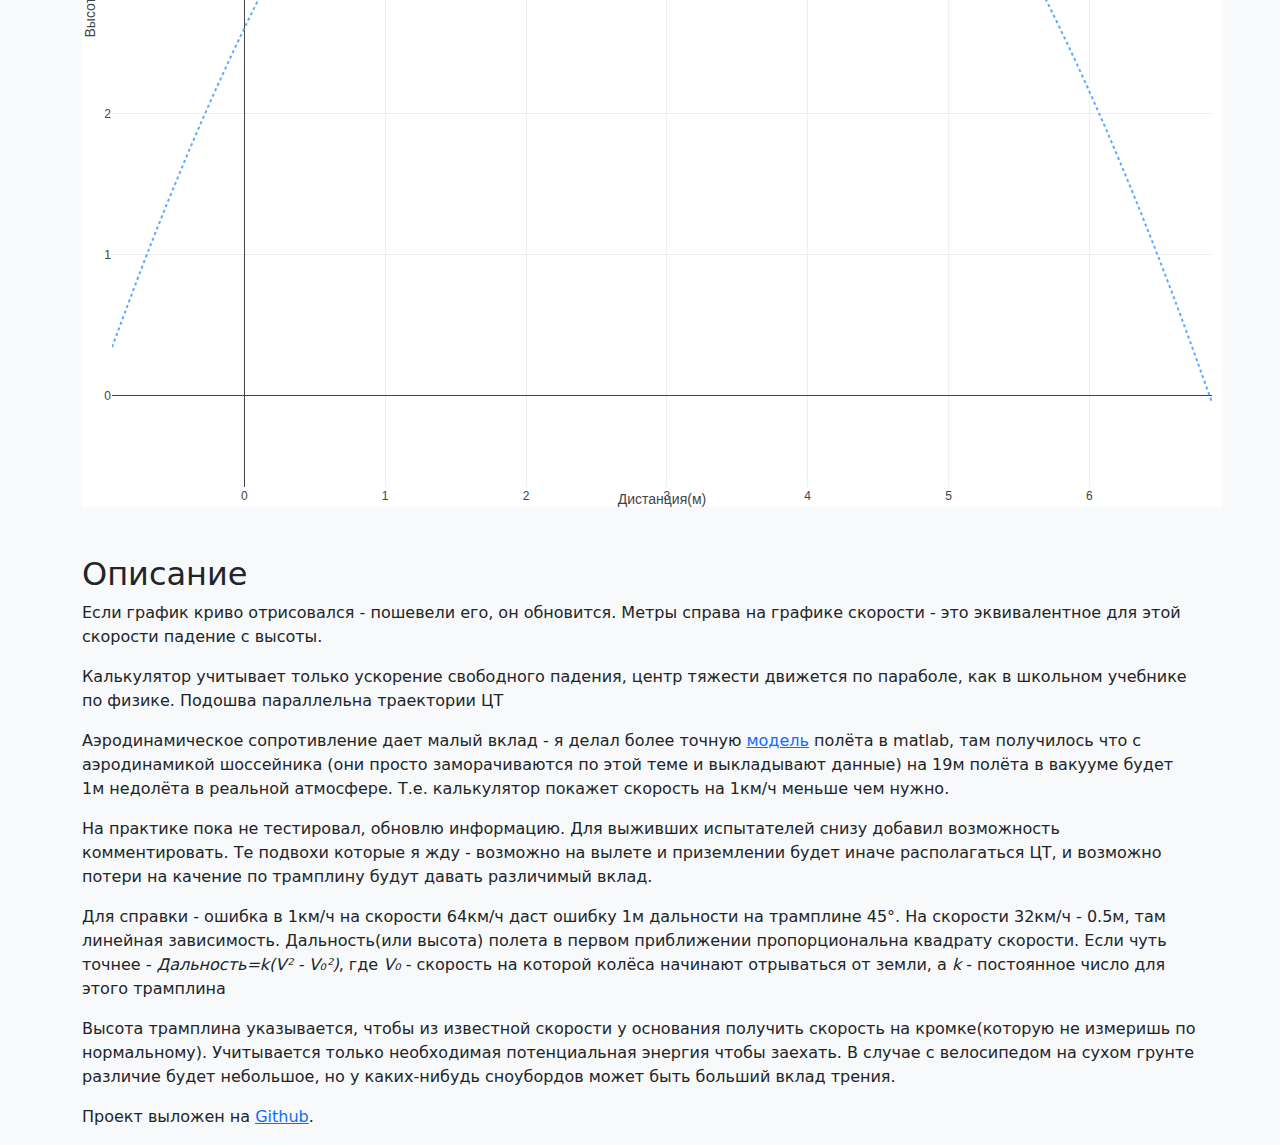
<file: landing.html>
<!doctype html>
<html lang="ru">
<head>
    <meta charset="utf-8">
    <meta name="viewport" content="width=device-width, initial-scale=1">
    <title>Калькулятор трамплина</title>
    <link href="css/bootstrap.min.css" rel="stylesheet">
    <script type="text/javascript" src="js/plotly-2.17.0.min.js"></script>
    <script type="text/javascript" src="js/plotly-locale-ru-latest.js"></script>
    <script type="text/javascript">
        window.addEventListener("orientationchange", function() {
            setTimeout(calculate, 100);
        }, false);

        var G = 9.807;

        function calculate() {
            let rampAngle       = Number(document.getElementById('rampAngle').value);
            let speed           = Number(document.getElementById('speed').value);
            let centerHeight    = Number(document.getElementById('centerHeight').value);
            let rampHeight      = Number(document.getElementById('rampHeight').value);

            let lastX           = Number(document.getElementById('lastX').value);
            let lastY           = Number(document.getElementById('lastY').value);

            rampAngle   = rampAngle * Math.PI/180;

            speed       = speed/3.6;
            speed       = Math.sqrt(speed**2 - 2*G*rampHeight);                     // Падение скорости на трамплине

            let Vhor    = speed * Math.cos(rampAngle);                              // тут смотрим пределы через время
            let t1      = (Math.sin(rampAngle)*centerHeight + lastX)/Vhor;
            let Vvert0  = speed * Math.sin(rampAngle);
            let Hfull   = Math.cos(rampAngle)*centerHeight + Vvert0**2/(2*G) - lastY;
            let t2      = Vvert0/G + Math.sqrt(2*Hfull/G);
            let tres    = Math.min(t1,t2)

            document.getElementById('result_v').innerText   = (speed*3.6).toFixed(1) + " км/ч";



            let CMDistance = tres*Vhor;
            let V = speed;

            let steps   = 30;
            let xs = [], ys = [], ts = [], tmpX, curAngle, Vvert;


            for(let i = 0; i <= steps; i++){
                tmpX        = (i/steps)*CMDistance;
                xs.push( -Math.sin(rampAngle)*centerHeight + tmpX);
                ys.push(Math.tan(rampAngle)*tmpX - (G/2)*((tmpX**2)/((V*Math.cos(rampAngle))**2)) + Math.cos(rampAngle)*centerHeight);
                ts.push(Math.round(tmpX/Vhor*100)/100);

             /* Vvert       = Vvert0 - G*(tmpX/Vhor);
                curAngle    = Math.atan(Vvert/Vhor) ;*/
            }

            let annotations = [];

            let trajectoryCG = {
                x: xs,
                y: ys,
                mode: 'lines',
                name: 'ЦТ',
                line: {
                    shape: 'spline',
                    dash: 'dot',
                    color: 'rgb(92, 170, 255)',
                    width: 2,
                },
                hovertemplate:  "<b>ЦТ</b><br>" +
                                "Дальность: %{x:.2f} м<br>" +
                                "Высота: %{y:.2f} м<br>" +
                                "Время: %{text} с<extra></extra>",
                text: ts,
            };


            let width   = document.getElementById('mainContainer').scrollWidth;
            let layout  = getLayout(width, annotations);

            let config = {
                scrollZoom: true,
                locale: 'ru',
                displaylogo: false,
                responsive: true,
            }

            Plotly.newPlot("chart", [trajectoryCG], layout ,config);
        }

        // Почти все настройки графика здесь - оси/легенды/заголовки и тд
        function getLayout(width, annotations){
            return {
                title:"Траектория полёта",
                width: width,
                height: 0.9 * width,
                xaxis: {
                    title: {
                        text: "Дистанция(м)",
                        font: {
                            size: 14,
                        },
                    },
                },
                yaxis: {
                    scaleanchor: "x",
                    scaleratio: 1,
                    title: {
                        text: "Высота(м)",
                        font: {
                            size: 14,
                        },
                    },
                },
                dragmode: "pan",
                margin: {
                    'l': 30,
                    'r': 10,
                    't': 40,
                    'b': 20,
                },

                annotations: annotations,
            };
        }
    </script>

    <script type="text/javascript" src="https://vk.com/js/api/openapi.js?169"></script>
    <script type="text/javascript">
        VK.init({apiId: 51521172, onlyWidgets: true});
    </script>

    <!-- Yandex.Metrika counter -->
    <script type="text/javascript" >
        (function(m,e,t,r,i,k,a){m[i]=m[i]||function(){(m[i].a=m[i].a||[]).push(arguments)};
            m[i].l=1*new Date();
            for (var j = 0; j < document.scripts.length; j++) {if (document.scripts[j].src === r) { return; }}
            k=e.createElement(t),a=e.getElementsByTagName(t)[0],k.async=1,k.src=r,a.parentNode.insertBefore(k,a)})
        (window, document, "script", "https://mc.yandex.ru/metrika/tag.js", "ym");

        ym(91957766, "init", {
            clickmap:true,
            trackLinks:true,
            accurateTrackBounce:true,
            webvisor:true
        });
    </script>
    <noscript><div><img src="https://mc.yandex.ru/watch/91957766" style="position:absolute; left:-9999px;" alt="" /></div></noscript>
    <!-- /Yandex.Metrika counter -->
</head>
<body class="bg-light" onload="calculate()">
<div class="container-sm" id="mainContainer">

    <ul class="nav nav-tabs">
        <li class="nav-item">
            <a class="nav-link" href="/index.html">Как долететь</a>
        </li>
        <li class="nav-item">
            <a class="nav-link active" aria-current="page" href="/details.html">Как полетишь</a>
        </li>
    </ul>

    <h1 class="mt-5">Калькулятор полёта</h1>
    <p>Данный калькулятор для заданной скорости и размеров трамплина рисует траекторию полёта.</p>
    <h2 class="mt-5">Ввод параметров</h2>
    <form>
        <div class="mb-3 col-md-9 col-lg-8 col-xl-6">
            <label for="rampAngle" class="form-label">Угол вылета в градусах</label>
            <input type="number" class="form-control" id="rampAngle" value="70">
        </div>
        <div class="mb-3 col-md-9 col-lg-8 col-xl-6">
            <label for="speed" class="form-label">Скорость в км/ч у основания трамплина</label>
            <input type="number" class="form-control" id="speed" value="45">
        </div>
        <div class="mb-3 col-md-9 col-lg-8 col-xl-6">
            <label for="centerHeight" class="form-label">Высота центра тяжести от покрытия(м)</label>
            <input type="number" class="form-control" id="centerHeight" value="1">
        </div>
        <div class="mb-3 col-md-9 col-lg-8 col-xl-6">
            <label for="rampHeight" class="form-label">Высота кромки вылета над основанием, где измеряем скорость, метры</label>
            <input type="number" class="form-control" id="rampHeight" value="2">
        </div>

        <br><br>
        <div class="mb-3 col-md-9 col-lg-8 col-xl-6">
            <label for="lastX" class="form-label">(Лучше не трогай) Ограничение вычисления по максимальной дальности ЦТ</label>
            <input type="number" class="form-control" id="lastX" value="1000">
        </div>
        <div class="mb-3 col-md-9 col-lg-8 col-xl-6">
            <label for="lastY" class="form-label">(Лучше не трогай) Ограничение вычисления по минимальной высоте ЦТ</label>
            <input type="number" class="form-control" id="lastY" value="-0.05">
        </div>
        <button type="button" class="btn btn-primary" onclick="calculate();">Вычислить</button>
    </form>

    <h2 class="mt-5">Результаты</h2>

    <div class="mt-3 mb-3"> Скорость на кромке: <span id="result_v"></span></div>

    <div id="chart" class="mb-5"></div>

    <h2 class="mt-4">Описание</h2>
    <p>Если график криво отрисовался - пошевели его, он обновится. Метры справа на графике скорости - это эквивалентное
        для этой скорости падение с высоты.</p>

    <p>Калькулятор учитывает только ускорение свободного падения, центр тяжести движется по параболе, как в школьном
    учебнике по физике. Подошва параллельна траектории ЦТ</p>

    <p>Аэродинамическое сопротивление дает малый вклад - я делал более точную
    <a href="https://github.com/notdest/jump-trajectory" target="_blank">модель</a> полёта в matlab, там получилось что
    с аэродинамикой шоссейника (они просто заморачиваются по этой теме и выкладывают данные) на 19м полёта в вакууме будет
    1м недолёта в реальной атмосфере. Т.е. калькулятор покажет скорость на 1км/ч меньше чем нужно.</p>

    <p>На практике пока не тестировал, обновлю информацию. Для выживших испытателей снизу добавил возможность комментировать.
    Те подвохи которые я жду - возможно на вылете и приземлении будет иначе располагаться ЦТ, и возможно потери на качение
    по трамплину будут давать различимый вклад.</p>

    <p>Для справки - ошибка в 1км/ч на скорости 64км/ч даст ошибку 1м дальности на трамплине 45°. На скорости 32км/ч -
    0.5м, там линейная зависимость. Дальность(или высота) полета в первом приближении пропорциональна квадрату скорости.
    Если чуть точнее - <i>Дальность=k(V² - V₀²)</i>, где <i>V₀</i> - скорость на которой колёса начинают отрываться от
    земли, а <i>k</i> - постоянное число для этого трамплина</p>

    <p>Высота трамплина указывается, чтобы из известной скорости у основания получить скорость на кромке(которую не
    измеришь по нормальному). Учитывается только необходимая потенциальная энергия чтобы заехать. В случае с велосипедом
    на сухом грунте различие будет небольшое, но у каких-нибудь сноубордов может быть больший вклад трения.</p>

    <p>Проект выложен на <a href="https://github.com/notdest/notdest.github.io" target="_blank">Github</a>.</p>

    <div id="vk_comments"></div>
    <script type="text/javascript">
        VK.Widgets.Comments("vk_comments", {limit: 50, attach: "*"});
    </script>

</div>
<script src="js/bootstrap.bundle.min.js"></script>
</body>
</html>
</file>
<file: css/style.css>
.block {
    border:         2px solid black;
    border-radius:  7px;
    padding:        1em;
    max-width:      700px;
    margin-bottom:  1em;
}

.expand_link {
    text-decoration: underline dotted;
}
</file>
